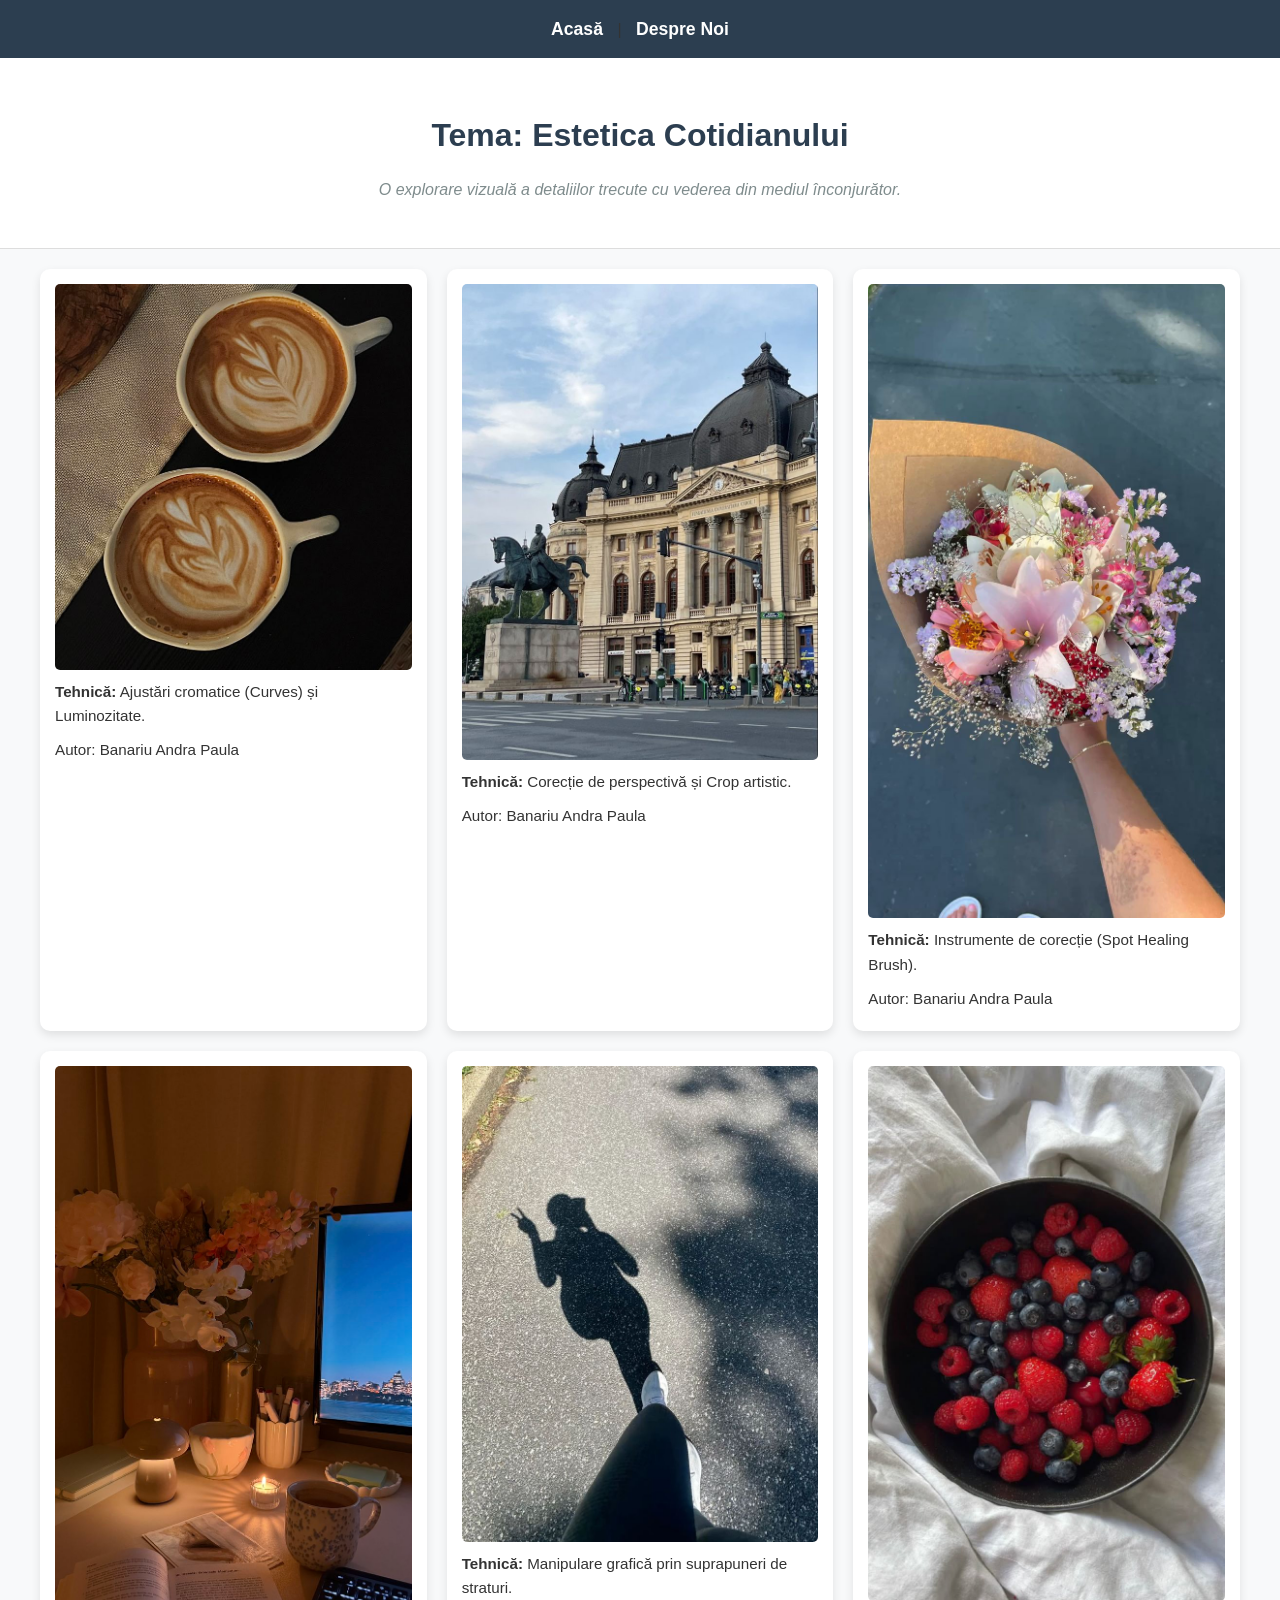
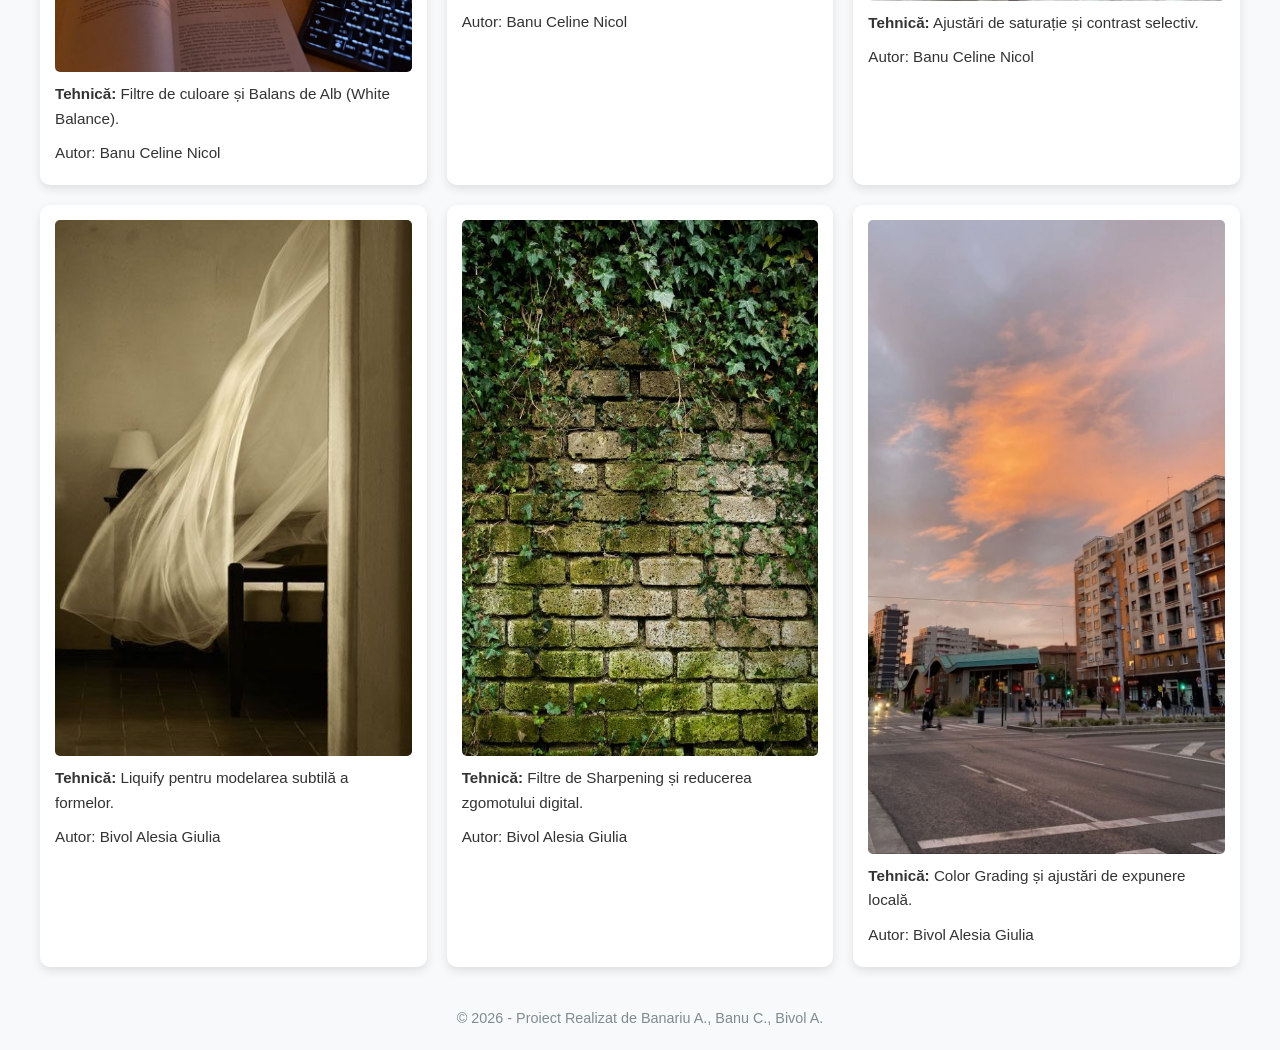
<file: Proiect_Multimedia/index.html>
<!DOCTYPE html>
<html lang="ro">
<head>
    <meta charset="UTF-8">
    <meta name="viewport" content="width=device-width, initial-scale=1.0">
    <title>Estetica Cotidianului - Proiect Multimedia</title>
    <link rel="stylesheet" href="css/stil.css">
</head>
<body>
    <nav>
        <a href="index.html">Acasă</a> | <a href="despre.html">Despre Noi</a>
    </nav>

    <header style="text-align:center; padding: 30px 20px; background: white;">
        <h1 style="color: #2c3e50; margin-bottom: 5px;">Tema: Estetica Cotidianului</h1>
        <p style="font-style: italic; color: #7f8c8d;">O explorare vizuală a detaliilor trecute cu vederea din mediul înconjurător.</p>
    </header>

    <main class="gallery">
        <!-- IMAGINI BANARIU ANDRA PAULA -->
        <div class="card">
            <img src="img/foto1.jpg" alt="Cafea">
            <p><strong>Tehnică:</strong> Ajustări cromatice (Curves) și Luminozitate.</p>
            <p>Autor: Banariu Andra Paula</p>
        </div>
        <div class="card">
            <img src="img/foto2.jpg" alt="Arhitectura Bucuresti">
            <p><strong>Tehnică:</strong> Corecție de perspectivă și Crop artistic.</p>
            <p>Autor: Banariu Andra Paula</p>
        </div>
        <div class="card">
            <img src="img/foto3.jpg" alt="Buchet de flori">
            <p><strong>Tehnică:</strong> Instrumente de corecție (Spot Healing Brush).</p>
            <p>Autor: Banariu Andra Paula</p>
        </div>

        <!-- IMAGINI BANU CELINE NICOL -->
        <div class="card">
            <img src="img/foto4.jpg" alt="Cozy Desk">
            <p><strong>Tehnică:</strong> Filtre de culoare și Balans de Alb (White Balance).</p>
            <p>Autor: Banu Celine Nicol</p>
        </div>
        <div class="card">
            <img src="img/foto5.jpg" alt="Joc de umbre">
            <p><strong>Tehnică:</strong> Manipulare grafică prin suprapuneri de straturi.</p>
            <p>Autor: Banu Celine Nicol</p>
        </div>
        <div class="card">
            <img src="img/foto6.jpg" alt="Detaliu Fructe">
            <p><strong>Tehnică:</strong> Ajustări de saturație și contrast selectiv.</p>
            <p>Autor: Banu Celine Nicol</p>
        </div>

        <!-- IMAGINI BIVOL ALESIA GIULIA -->
        <div class="card">
            <img src="img/foto7.jpg" alt="Perdea in adiere">
            <p><strong>Tehnică:</strong> Liquify pentru modelarea subtilă a formelor.</p>
            <p>Autor: Bivol Alesia Giulia</p>
        </div>
        <div class="card">
            <img src="img/foto8.jpg" alt="Textura Urbana">
            <p><strong>Tehnică:</strong> Filtre de Sharpening și reducerea zgomotului digital.</p>
            <p>Autor: Bivol Alesia Giulia</p>
        </div>
        <div class="card">
            <img src="img/foto9.jpg" alt="Apus in oras">
            <p><strong>Tehnică:</strong> Color Grading și ajustări de expunere locală.</p>
            <p>Autor: Bivol Alesia Giulia</p>
        </div>
    </main>

    <footer style="text-align: center; padding: 20px; color: #7f8c8d; font-size: 0.9em;">
        &copy; 2026 - Proiect Realizat de Banariu A., Banu C., Bivol A.
    </footer>
</body>
</html>
</file>
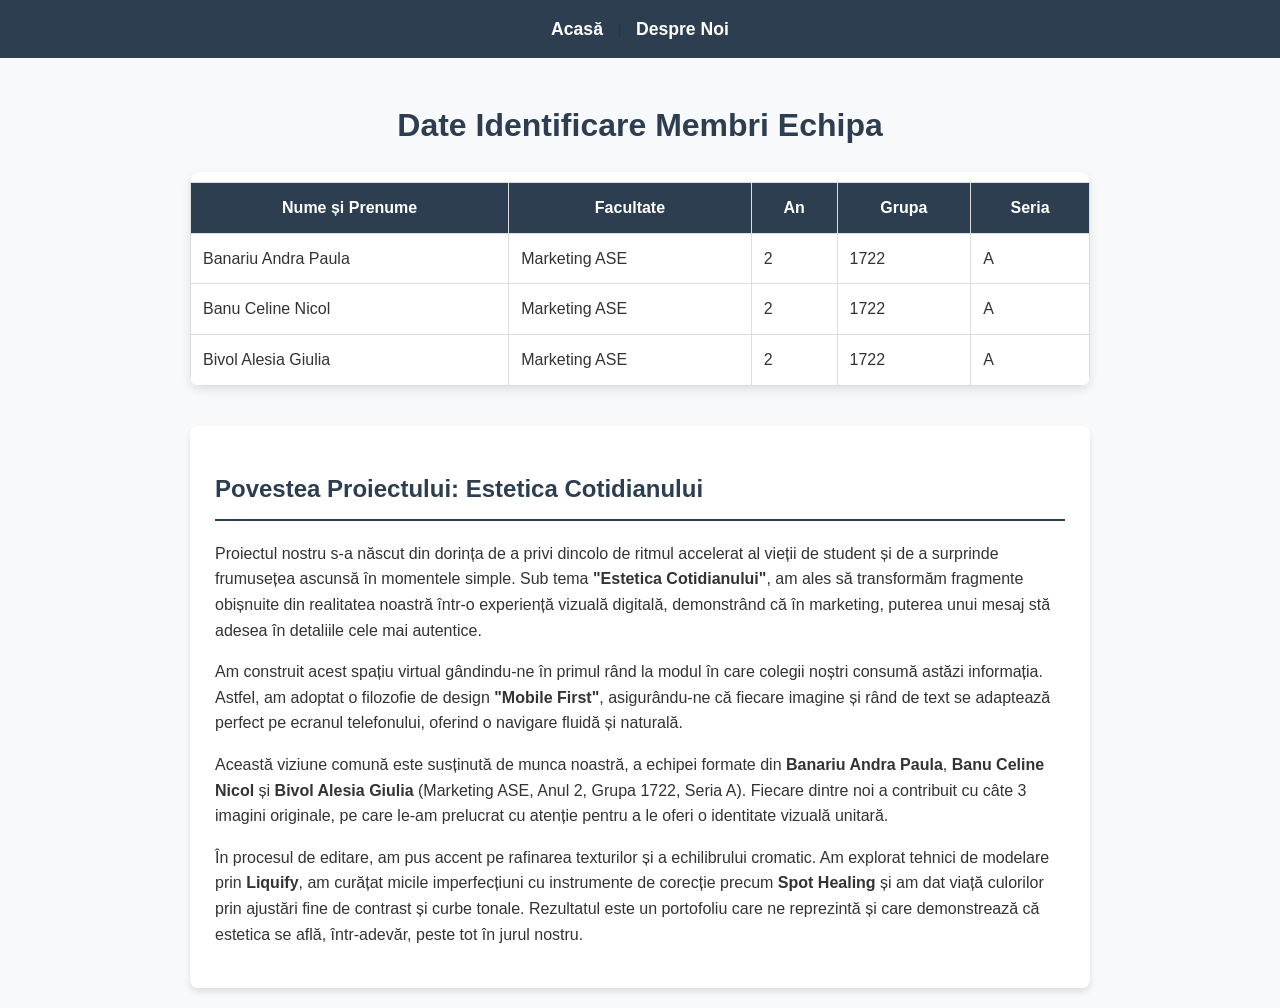
<file: Proiect_Multimedia/despre.html>
<!DOCTYPE html>
<html lang="ro">
<head>
    <meta charset="UTF-8">
    <meta name="viewport" content="width=device-width, initial-scale=1.0">
    <title>Despre Noi - Echipa Proiect</title>
    <link rel="stylesheet" href="css/stil.css">
</head>
<body>
    <nav>
        <a href="index.html">Acasă</a> | <a href="despre.html">Despre Noi</a>
    </nav>

    <main style="padding: 20px; max-width: 900px; margin: auto; font-family: sans-serif;">
        <h1 style="text-align: center; color: #2c3e50;">Date Identificare Membri Echipa</h1>
        
        <div class="card" style="overflow-x: auto; padding: 0; border: none;">
            <table border="1" style="width:100%; border-collapse: collapse; margin-top: 10px; background: white; box-shadow: 0 4px 6px rgba(0,0,0,0.1);">
                <thead style="background-color: #2c3e50; color: white;">
                    <tr>
                        <th style="padding: 12px; border: 1px solid #ddd;">Nume și Prenume</th>
                        <th style="padding: 12px; border: 1px solid #ddd;">Facultate</th>
                        <th style="padding: 12px; border: 1px solid #ddd;">An</th>
                        <th style="padding: 12px; border: 1px solid #ddd;">Grupa</th>
                        <th style="padding: 12px; border: 1px solid #ddd;">Seria</th>
                    </tr>
                </thead>
                <tbody>
                    <tr>
                        <td style="padding: 12px; border: 1px solid #ddd;">Banariu Andra Paula</td>
                        <td style="padding: 12px; border: 1px solid #ddd;">Marketing ASE</td>
                        <td style="padding: 12px; border: 1px solid #ddd;">2</td>
                        <td style="padding: 12px; border: 1px solid #ddd;">1722</td>
                        <td style="padding: 12px; border: 1px solid #ddd;">A</td>
                    </tr>
                    <tr>
                        <td style="padding: 12px; border: 1px solid #ddd;">Banu Celine Nicol</td>
                        <td style="padding: 12px; border: 1px solid #ddd;">Marketing ASE</td>
                        <td style="padding: 12px; border: 1px solid #ddd;">2</td>
                        <td style="padding: 12px; border: 1px solid #ddd;">1722</td>
                        <td style="padding: 12px; border: 1px solid #ddd;">A</td>
                    </tr>
                    <tr>
                        <td style="padding: 12px; border: 1px solid #ddd;">Bivol Alesia Giulia</td>
                        <td style="padding: 12px; border: 1px solid #ddd;">Marketing ASE</td>
                        <td style="padding: 12px; border: 1px solid #ddd;">2</td>
                        <td style="padding: 12px; border: 1px solid #ddd;">1722</td>
                        <td style="padding: 12px; border: 1px solid #ddd;">A</td>
                    </tr>
                </tbody>
            </table>
        </div>

       <section style="margin-top: 40px; background: white; padding: 25px; border-radius: 8px; box-shadow: 0 4px 6px rgba(0,0,0,0.1);">
    <h2 style="color: #2c3e50; border-bottom: 2px solid #2c3e50; padding-bottom: 10px;">Povestea Proiectului: Estetica Cotidianului</h2>
    
    <p>
        Proiectul nostru s-a născut din dorința de a privi dincolo de ritmul accelerat al vieții de student și de a surprinde frumusețea ascunsă în momentele simple. Sub tema <strong>"Estetica Cotidianului"</strong>, am ales să transformăm fragmente obișnuite din realitatea noastră într-o experiență vizuală digitală, demonstrând că în marketing, puterea unui mesaj stă adesea în detaliile cele mai autentice.
    </p>

    <p>
        Am construit acest spațiu virtual gândindu-ne în primul rând la modul în care colegii noștri consumă astăzi informația. Astfel, am adoptat o filozofie de design <strong>"Mobile First"</strong>, asigurându-ne că fiecare imagine și rând de text se adaptează perfect pe ecranul telefonului, oferind o navigare fluidă și naturală.
    </p>
    
    <p>
        Această viziune comună este susținută de munca noastră, a echipei formate din 
        <strong>Banariu Andra Paula</strong>, <strong>Banu Celine Nicol</strong> și <strong>Bivol Alesia Giulia</strong> 
        (Marketing ASE, Anul 2, Grupa 1722, Seria A). 
        Fiecare dintre noi a contribuit cu câte 3 imagini originale, pe care le-am prelucrat cu atenție pentru a le oferi o identitate vizuală unitară.
    </p>

    <p>
        În procesul de editare, am pus accent pe rafinarea texturilor și a echilibrului cromatic. Am explorat tehnici de modelare prin <strong>Liquify</strong>, am curățat micile imperfecțiuni cu instrumente de corecție precum <strong>Spot Healing</strong> și am dat viață culorilor prin ajustări fine de contrast și curbe tonale. Rezultatul este un portofoliu care ne reprezintă și care demonstrează că estetica se află, într-adevăr, peste tot în jurul nostru.
    </p>
</section>
</file>
<file: Proiect_Multimedia/css/stil.css>
/* --- STIL PENTRU MOBIL (Abordare Mobile First) --- */

/* Resetare de bază și fonturi */
body {
    font-family: 'Segoe UI', Tahoma, Geneva, Verdana, sans-serif;
    margin: 0;
    padding: 0;
    background-color: #f8f9fa;
    color: #333;
    line-height: 1.6;
}

/* Navigare (Meniu) */
nav {
    background-color: #2c3e50;
    padding: 15px;
    text-align: center;
    position: sticky;
    top: 0;
    z-index: 1000;
}

nav a {
    color: white;
    text-decoration: none;
    font-weight: bold;
    margin: 0 10px;
    font-size: 1.1rem;
}

nav a:hover {
    text-decoration: underline;
}

/* Header */
header {
    background-color: white;
    padding: 40px 20px;
    text-align: center;
    border-bottom: 1px solid #ddd;
}

/* Containerul Galeriei */
.gallery {
    display: flex;
    flex-direction: column; /* Pozele stau una sub alta pe mobil */
    gap: 25px;
    padding: 20px;
    max-width: 1200px;
    margin: auto;
}

/* Cardurile pentru imagini */
.card {
    background: white;
    border-radius: 10px;
    overflow: hidden;
    box-shadow: 0 4px 10px rgba(0,0,0,0.1);
    padding: 15px;
    transition: transform 0.3s ease;
}

.card:hover {
    transform: translateY(-5px);
}

/* Stilul imaginilor */
img {
    width: 100%;
    height: auto;
    border-radius: 5px;
    display: block;
}

/* Textul de sub imagini */
.card p {
    margin: 10px 0 5px;
    font-size: 0.95rem;
}

/* --- AJUSTĂRI PENTRU DESKTOP (Ecrane de peste 768px) --- */

@media (min-width: 768px) {
    .gallery {
        display: grid;
        /* Se transformă în 3 coloane egale pe desktop */
        grid-template-columns: repeat(3, 1fr); 
        gap: 20px;
    }

    header {
        padding: 60px 20px;
    }
}
</file>
